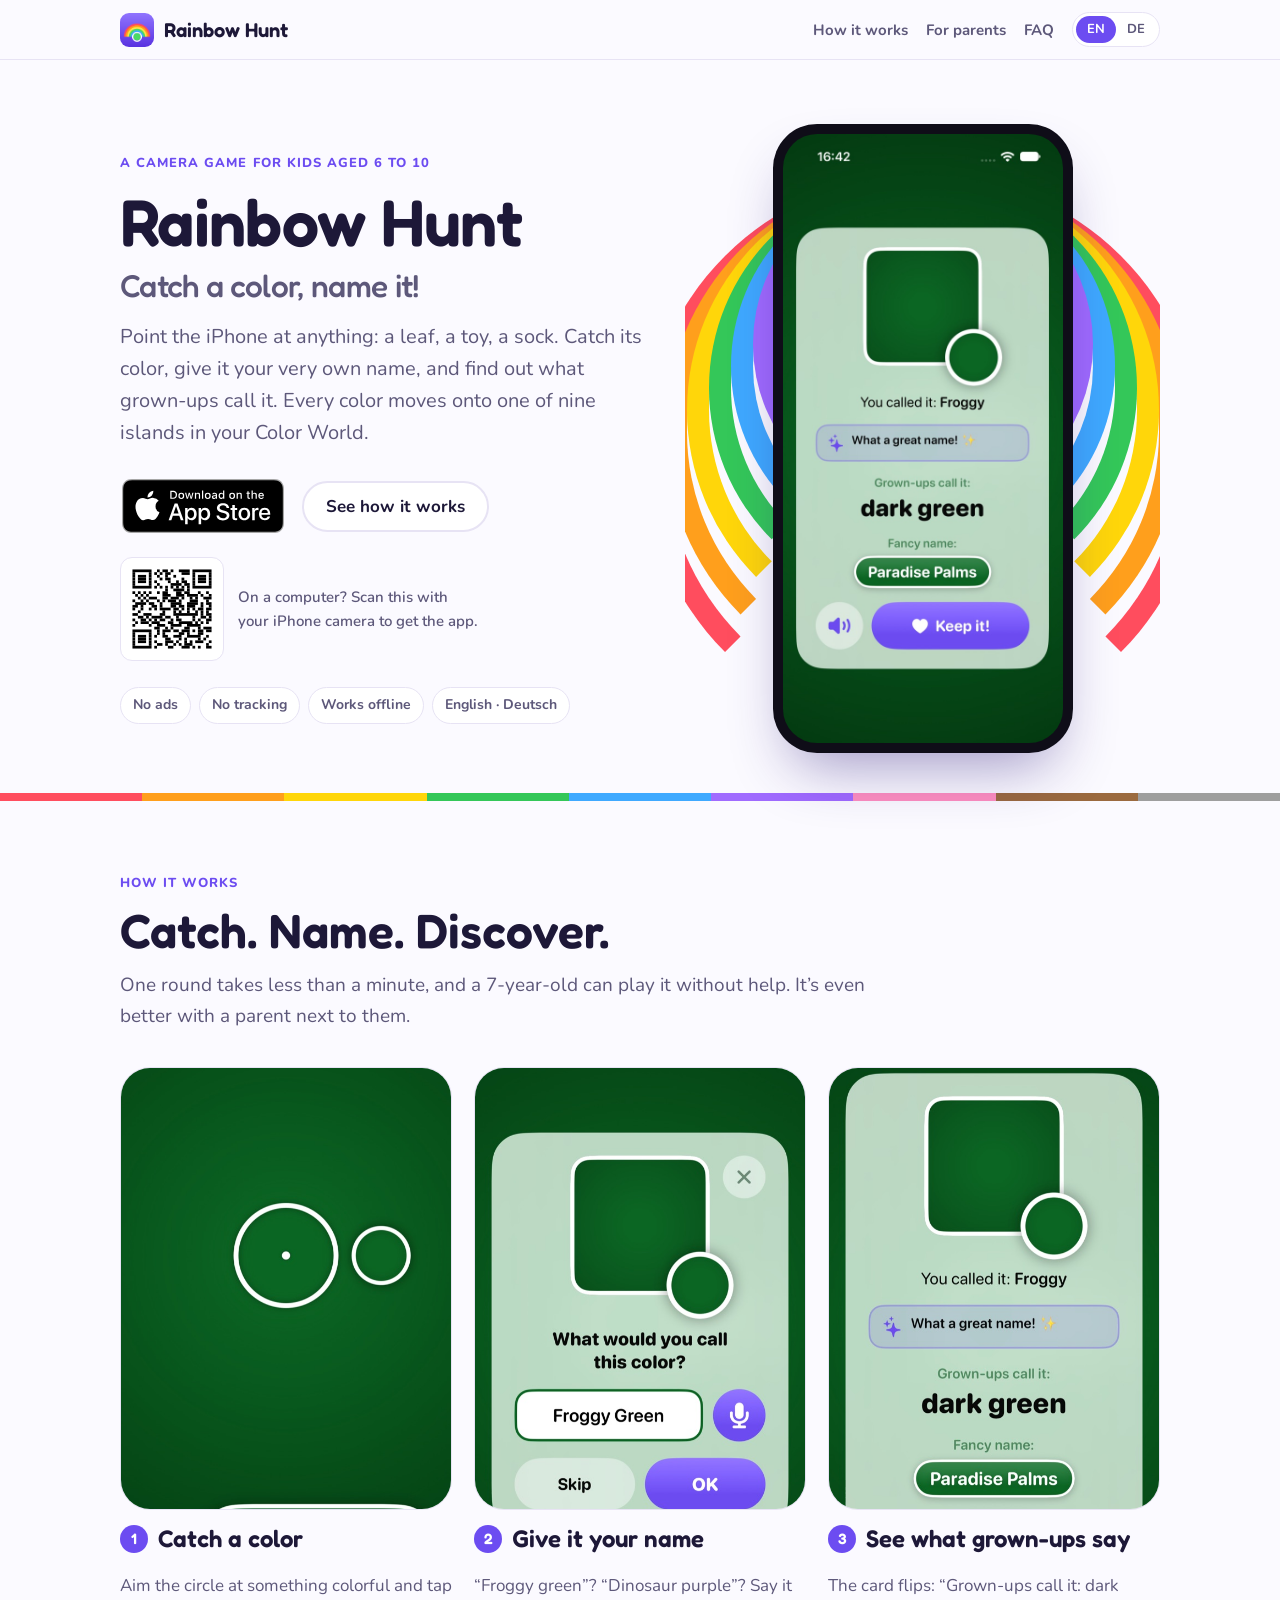
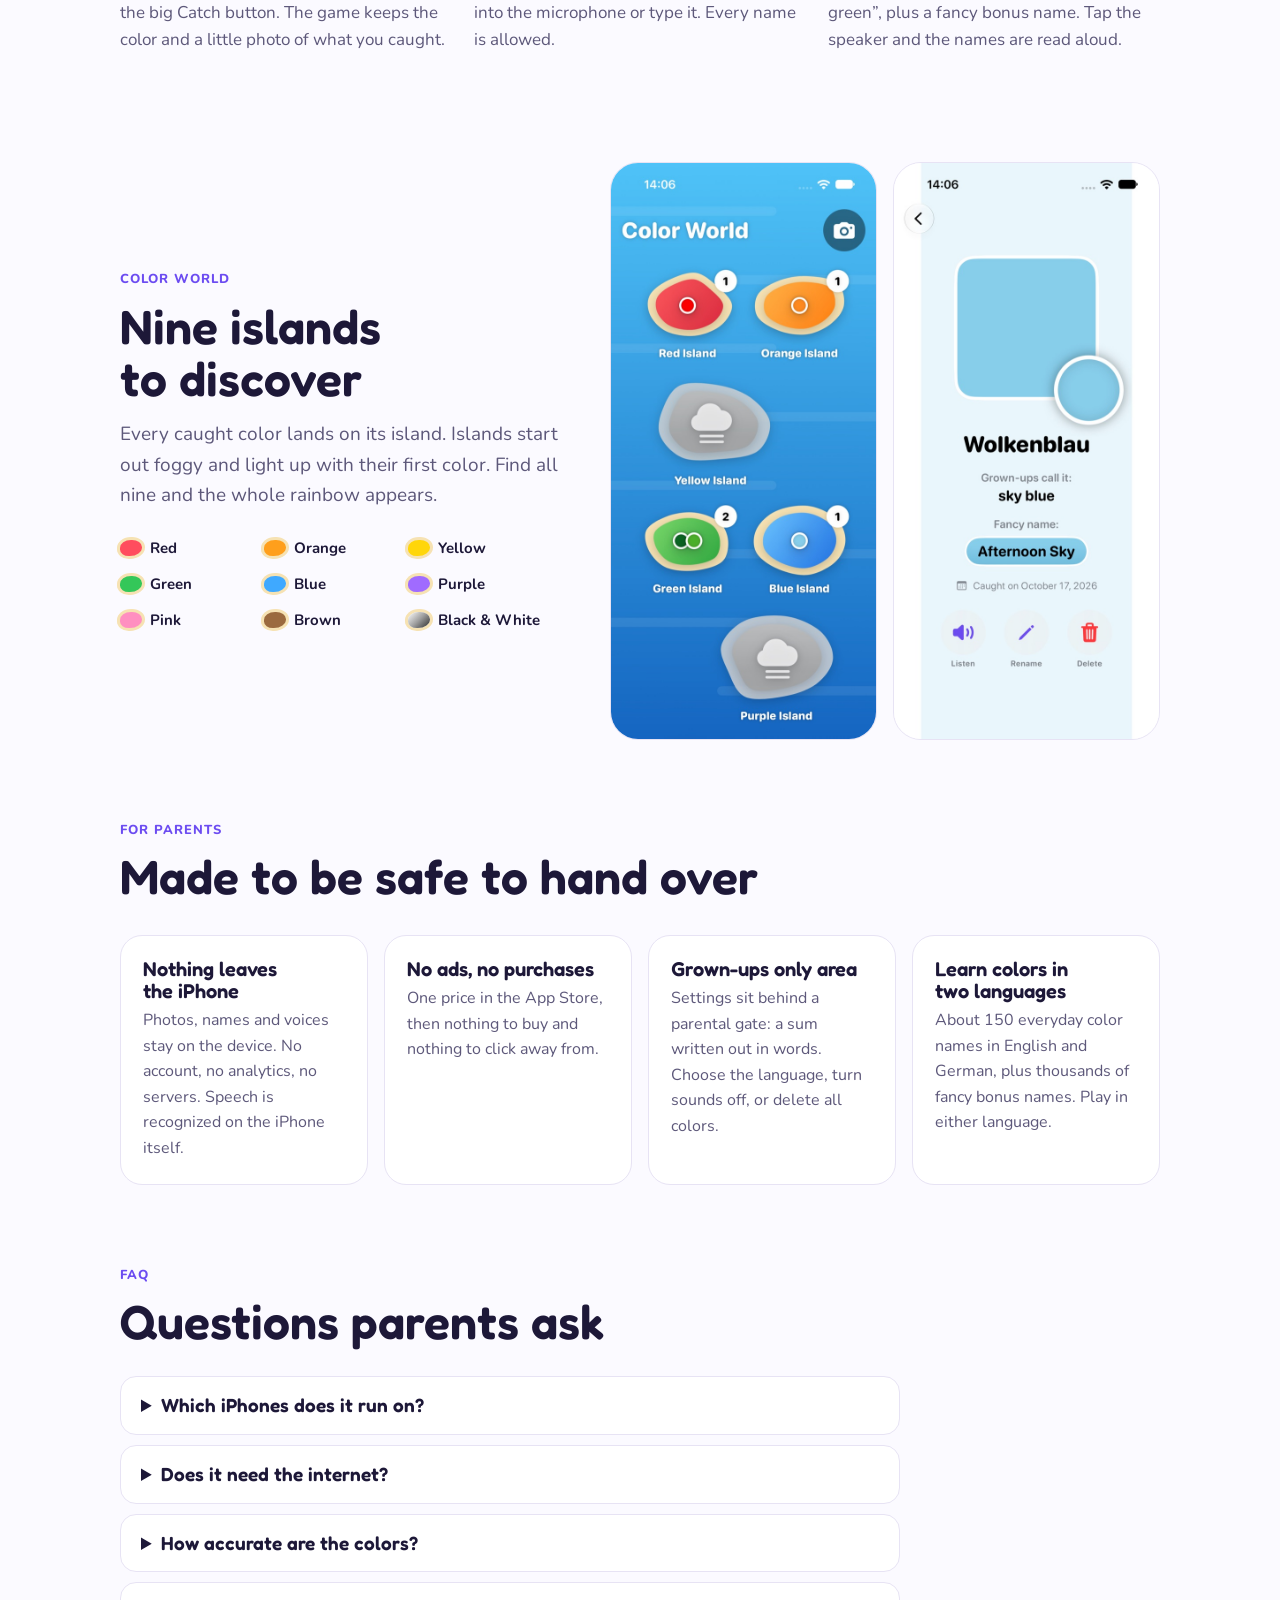
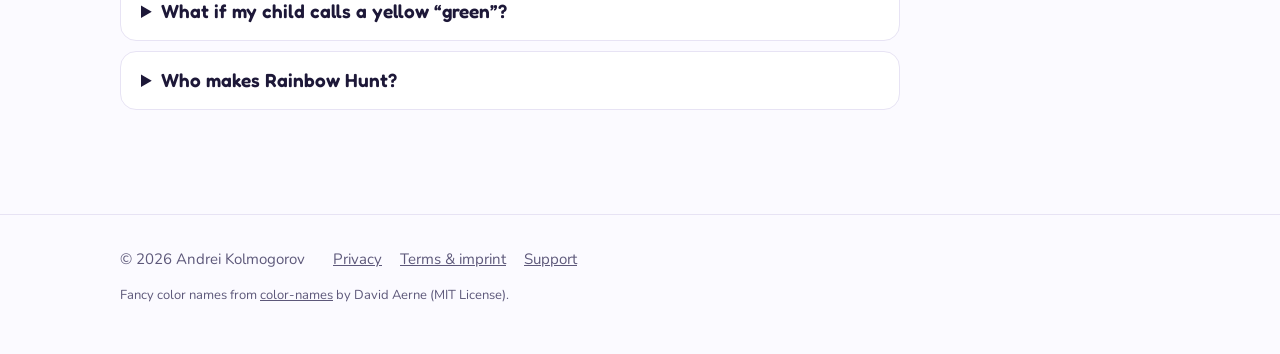
<file: index.html>
<!doctype html>
<html lang="en">
<head>
<meta charset="utf-8">
<meta name="viewport" content="width=device-width,initial-scale=1,viewport-fit=cover">
<title>Rainbow Hunt — Catch a color, name it!</title>
<meta name="title-en" content="Rainbow Hunt — Catch a color, name it!">
<meta name="title-de" content="Regenbogenjagd — Fang Farben, gib Namen!">
<meta name="description" content="A camera game for kids aged 6 to 10: catch colors in the real world, give them your own names, and discover what grown-ups call them. No ads, no tracking, works offline.">
<meta property="og:title" content="Rainbow Hunt — Catch a color, name it!">
<meta property="og:description" content="A camera game for kids: catch colors, name them, and fill nine islands in your own Color World.">
<meta property="og:image" content="https://rainbowhunt.app/assets/icon-512.png">
<meta property="og:url" content="https://rainbowhunt.app/">
<meta name="apple-itunes-app" content="app-id=6824181425">
<link rel="icon" href="assets/icon-180.png">
<link rel="apple-touch-icon" href="assets/icon-180.png">
<link rel="preconnect" href="https://fonts.googleapis.com">
<link rel="preconnect" href="https://fonts.gstatic.com" crossorigin>
<link rel="stylesheet" href="https://fonts.googleapis.com/css2?family=Fredoka:wght@500;600;700&family=Nunito:wght@400;600;700;800&display=swap">
<link rel="stylesheet" href="assets/site.css">
<script src="assets/lang.js"></script>
<style>
  /* Hero: headline on the left, the reveal screen inside rainbow arcs on the right. */
  .hero .wrap { display: grid; grid-template-columns: minmax(0, 1.05fr) minmax(0, .95fr); gap: 40px; align-items: center;
    padding-block: 64px 40px; }
  .kicker { font-weight: 800; letter-spacing: .08em; text-transform: uppercase; font-size: 13px; color: var(--accent); }
  .hero h1 { font-size: clamp(40px, 5.6vw, 66px); margin: 12px 0 18px; letter-spacing: -.01em; }
  .hero h1 span { display: block; }
  .hero h1 .tag { font-size: .48em; color: var(--muted); font-weight: 500; margin-top: 10px; }
  .hero p.sub { font-size: 20px; color: var(--muted); max-width: 34em; margin: 0 0 28px; }
  .ctas { display: flex; flex-wrap: wrap; gap: 16px; align-items: center; }
  /* Apple's official badge (assets/app-store-badge-*.svg), with the clear space Apple asks for. */
  .store { display: inline-block; padding: 2px; border-radius: 12px; }
  .store img { height: 54px; width: auto; }
  /* The QR code is for parents reading on a computer; phones get the badge (and Safari's banner). */
  .qr { display: flex; align-items: center; gap: 14px; margin: 22px 0 0; color: var(--muted); font-size: 15px; font-weight: 600; }
  .qr img { width: 104px; height: 104px; padding: 6px; background: #fff; border-radius: 12px; border: 1px solid var(--line); }
  @media (max-width: 860px), (pointer: coarse) { .qr { display: none; } }
  .badges { display: flex; flex-wrap: wrap; gap: 8px; margin-top: 26px; }
  .badge { font-size: 14px; font-weight: 700; padding: 6px 12px; border-radius: 999px; background: var(--surface);
    border: 1px solid var(--line); color: var(--muted); }

  .stage { position: relative; display: grid; place-items: center; min-height: 520px; }
  .arcs { position: absolute; inset: 0; display: grid; place-items: center; overflow: hidden; }
  .arcs i { position: absolute; border-radius: 50%; border-style: solid; border-color: transparent;
    width: var(--d); height: var(--d); border-width: 22px; border-top-color: var(--c); border-left-color: var(--c);
    border-right-color: var(--c); transform: rotate(0deg); top: 8%; }
  .phone { position: relative; width: min(300px, 72%); border-radius: 44px; padding: 10px; background: #0f0d18;
    box-shadow: 0 30px 60px -20px rgb(40 20 120 / .45); }
  .phone img { border-radius: 34px; width: 100%; aspect-ratio: 1206 / 2622; object-fit: cover; }

  section.block { padding-block: 72px 8px; }
  .eyebrow { font-weight: 800; letter-spacing: .08em; text-transform: uppercase; font-size: 13px; color: var(--accent); }
  .block h2 { font-size: clamp(32px, 4.6vw, 48px); margin: 10px 0 14px; }
  .block p.intro { font-size: 19px; color: var(--muted); max-width: 40em; margin: 0; }

  .steps { display: grid; grid-template-columns: repeat(3, minmax(0, 1fr)); gap: 22px; margin-top: 36px; }
  .step { display: grid; gap: 16px; align-content: start; }
  .step .shot { border-radius: 30px; overflow: hidden; border: 1px solid var(--line); background: var(--surface);
    aspect-ratio: 3 / 4; }
  .step .shot img { width: 100%; height: 100%; object-fit: cover; object-position: center 38%; }
  .step h3 { font-size: 24px; display: flex; align-items: baseline; gap: 10px; }
  .step h3 .n { font-size: 15px; color: var(--accent-ink); background: var(--accent); width: 28px; height: 28px;
    border-radius: 50%; display: inline-grid; place-items: center; flex: none; transform: translateY(-3px); }
  .step p { margin: 0; color: var(--muted); }

  .world { display: grid; grid-template-columns: minmax(0, .9fr) minmax(0, 1.1fr); gap: 40px; align-items: center; margin-top: 28px; }
  .islands { display: grid; grid-template-columns: repeat(3, minmax(0, 1fr)); gap: 12px; margin-top: 26px; max-width: 420px; }
  .islands span { display: flex; align-items: center; gap: 8px; font-weight: 700; font-size: 15px; }
  .islands i { width: 22px; height: 16px; border-radius: 50% 45% 55% 40%; background: var(--c); flex: none;
    box-shadow: 0 0 0 3px #f6e2b3; }
  .duo { display: grid; grid-template-columns: 1fr 1fr; gap: 16px; }
  .duo img { border-radius: 28px; border: 1px solid var(--line); }

  .parents { display: grid; grid-template-columns: repeat(auto-fit, minmax(230px, 1fr)); gap: 16px; margin-top: 32px; }
  .card { background: var(--surface); border: 1px solid var(--line); border-radius: var(--radius); padding: 22px; }
  .card h3 { font-size: 20px; margin-bottom: 6px; }
  .card p { margin: 0; color: var(--muted); font-size: 16px; }

  .faq { margin-top: 28px; display: grid; gap: 10px; max-width: 780px; }
  .faq details { background: var(--surface); border: 1px solid var(--line); border-radius: 16px; padding: 16px 20px; }
  .faq summary { cursor: pointer; font: 600 19px/1.3 var(--display); }
  .faq p { margin: 10px 0 0; color: var(--muted); }

  @media (max-width: 860px) {
    .hero .wrap, .world { grid-template-columns: 1fr; }
    .stage { min-height: 440px; }
    .steps { grid-template-columns: 1fr; }
    .step .shot { aspect-ratio: 4 / 3; }
  }
</style>
</head>
<body>

<header class="top">
  <div class="wrap">
    <a class="brand" href="./"><img src="assets/icon-180.png" alt=""><span data-lang="en">Rainbow Hunt</span><span data-lang="de">Regenbogenjagd</span></a>
    <nav>
      <a class="hide-sm" href="#how"><span data-lang="en">How it works</span><span data-lang="de">So geht’s</span></a>
      <a class="hide-sm" href="#parents"><span data-lang="en">For parents</span><span data-lang="de">Für Eltern</span></a>
      <a class="hide-sm" href="#faq">FAQ</a>
      <span class="langs" role="group" aria-label="Language / Sprache">
        <button type="button" data-set-lang="en">EN</button><button type="button" data-set-lang="de">DE</button>
      </span>
    </nav>
  </div>
</header>

<main>
  <section class="hero">
    <div class="wrap">
      <div>
        <div class="kicker"><span data-lang="en">A camera game for kids aged 6 to 10</span><span data-lang="de">Ein Kamera-Spiel für Kinder von 6 bis 10</span></div>
        <h1>
          <span data-lang="en">Rainbow Hunt</span><span data-lang="de">Regenbogenjagd</span>
          <span class="tag" data-lang="en">Catch a color, name it!</span><span class="tag" data-lang="de">Fang Farben, gib Namen!</span>
        </h1>
        <p class="sub" data-lang="en">Point the iPhone at anything: a leaf, a toy, a sock. Catch its color, give it your very own name, and find out what grown-ups call it. Every color moves onto one of nine islands in your Color World.</p>
        <p class="sub" data-lang="de">Richte das iPhone auf irgendetwas: ein Blatt, ein Spielzeug, eine Socke. Fang die Farbe ein, gib ihr deinen eigenen Namen und finde heraus, wie Erwachsene sie nennen. Jede Farbe zieht auf eine von neun Inseln in deiner Farbwelt.</p>
        <div class="ctas">
          <a class="store" href="https://apps.apple.com/app/id6824181425">
            <img data-lang="en" src="assets/app-store-badge-en.svg" width="162" height="54" alt="Download on the App Store">
            <img data-lang="de" src="assets/app-store-badge-de.svg" width="162" height="54" alt="Laden im App Store">
          </a>
          <a class="btn btn-ghost" href="#how"><span data-lang="en">See how it works</span><span data-lang="de">So funktioniert’s</span></a>
        </div>
        <figure class="qr">
          <img src="assets/app-store-qr.svg" alt="" width="104" height="104">
          <figcaption><span data-lang="en">On a computer? Scan this with<br>your iPhone camera to get the app.</span><span data-lang="de">Am Computer? Scanne den Code mit<br>der iPhone-Kamera, um die App zu laden.</span></figcaption>
        </figure>
        <div class="badges">
          <span class="badge"><span data-lang="en">No ads</span><span data-lang="de">Keine Werbung</span></span>
          <span class="badge"><span data-lang="en">No tracking</span><span data-lang="de">Kein Tracking</span></span>
          <span class="badge"><span data-lang="en">Works offline</span><span data-lang="de">Funktioniert offline</span></span>
          <span class="badge">English · Deutsch</span>
        </div>
      </div>
      <div class="stage" aria-hidden="true">
        <div class="arcs">
          <i style="--d: 560px; --c: var(--red)"></i>
          <i style="--d: 516px; --c: var(--orange)"></i>
          <i style="--d: 472px; --c: var(--yellow)"></i>
          <i style="--d: 428px; --c: var(--green)"></i>
          <i style="--d: 384px; --c: var(--blue)"></i>
          <i style="--d: 340px; --c: var(--purple)"></i>
        </div>
        <div class="phone">
          <img data-lang="en" src="assets/screens/reveal-en.jpg" alt="">
          <img data-lang="de" src="assets/screens/reveal-de.jpg" alt="">
        </div>
      </div>
    </div>
  </section>

  <div class="bands" aria-hidden="true"><i></i><i></i><i></i><i></i><i></i><i></i><i></i><i></i><i></i></div>

  <section class="block" id="how">
    <div class="wrap">
      <div class="eyebrow"><span data-lang="en">How it works</span><span data-lang="de">So geht’s</span></div>
      <h2><span data-lang="en">Catch. Name. Discover.</span><span data-lang="de">Fangen. Benennen. Entdecken.</span></h2>
      <p class="intro" data-lang="en">One round takes less than a minute, and a 7-year-old can play it without help. It’s even better with a parent next to them.</p>
      <p class="intro" data-lang="de">Eine Runde dauert weniger als eine Minute, und ein 7-jähriges Kind schafft sie allein. Mit Mama oder Papa daneben macht es noch mehr Spaß.</p>
      <div class="steps">
        <article class="step">
          <div class="shot"><img src="assets/screens/catch.jpg" alt="" loading="lazy" style="object-position: center 62%"></div>
          <h3><span class="n">1</span><span data-lang="en">Catch a color</span><span data-lang="de">Farbe fangen</span></h3>
          <p data-lang="en">Aim the circle at something colorful and tap the big Catch button. The game keeps the color and a little photo of what you caught.</p>
          <p data-lang="de">Ziel mit dem Kreis auf etwas Buntes und tipp auf den großen Fangen-Knopf. Das Spiel merkt sich die Farbe und ein kleines Foto davon.</p>
        </article>
        <article class="step">
          <div class="shot">
            <img data-lang="en" src="assets/screens/naming-en.jpg" alt="" loading="lazy">
            <img data-lang="de" src="assets/screens/naming-de.jpg" alt="" loading="lazy">
          </div>
          <h3><span class="n">2</span><span data-lang="en">Give it your name</span><span data-lang="de">Einen Namen geben</span></h3>
          <p data-lang="en">“Froggy green”? “Dinosaur purple”? Say it into the microphone or type it. Every name is allowed.</p>
          <p data-lang="de">„Froschgrün“? „Dino-Lila“? Sag den Namen ins Mikrofon oder tipp ihn ein. Jeder Name ist erlaubt.</p>
        </article>
        <article class="step">
          <div class="shot">
            <img data-lang="en" src="assets/screens/reveal-en.jpg" alt="" loading="lazy">
            <img data-lang="de" src="assets/screens/reveal-de.jpg" alt="" loading="lazy">
          </div>
          <h3><span class="n">3</span><span data-lang="en">See what grown-ups say</span><span data-lang="de">Hören, was Erwachsene sagen</span></h3>
          <p data-lang="en">The card flips: “Grown-ups call it: dark green”, plus a fancy bonus name. Tap the speaker and the names are read aloud.</p>
          <p data-lang="de">Die Karte dreht sich: „Erwachsene sagen dazu: Dunkelgrün“, dazu ein schicker Bonus-Name. Tipp auf den Lautsprecher, und die Namen werden vorgelesen.</p>
        </article>
      </div>
    </div>
  </section>

  <section class="block" id="world">
    <div class="wrap world">
      <div>
        <div class="eyebrow"><span data-lang="en">Color World</span><span data-lang="de">Farbwelt</span></div>
        <h2><span data-lang="en">Nine islands to discover</span><span data-lang="de">Neun Inseln zum Entdecken</span></h2>
        <p class="intro" data-lang="en">Every caught color lands on its island. Islands start out foggy and light up with their first color. Find all nine and the whole rainbow appears.</p>
        <p class="intro" data-lang="de">Jede gefangene Farbe landet auf ihrer Insel. Die Inseln sind erst neblig und leuchten mit ihrer ersten Farbe auf. Wer alle neun findet, bekommt den ganzen Regenbogen.</p>
        <div class="islands">
          <span><i style="--c: var(--red)"></i><span data-lang="en">Red</span><span data-lang="de">Rot</span></span>
          <span><i style="--c: var(--orange)"></i>Orange</span>
          <span><i style="--c: var(--yellow)"></i><span data-lang="en">Yellow</span><span data-lang="de">Gelb</span></span>
          <span><i style="--c: var(--green)"></i><span data-lang="en">Green</span><span data-lang="de">Grün</span></span>
          <span><i style="--c: var(--blue)"></i><span data-lang="en">Blue</span><span data-lang="de">Blau</span></span>
          <span><i style="--c: var(--purple)"></i><span data-lang="en">Purple</span><span data-lang="de">Lila</span></span>
          <span><i style="--c: var(--pink)"></i><span data-lang="en">Pink</span><span data-lang="de">Rosa</span></span>
          <span><i style="--c: var(--brown)"></i><span data-lang="en">Brown</span><span data-lang="de">Braun</span></span>
          <span><i style="--c: linear-gradient(135deg, #fff, #9e9e9e, #2b2b2b)"></i><span data-lang="en">Black &amp; White</span><span data-lang="de">Schwarz-Weiß</span></span>
        </div>
      </div>
      <div class="duo">
        <img src="assets/screens/map.jpg" alt="" loading="lazy">
        <img src="assets/screens/detail.jpg" alt="" loading="lazy">
      </div>
    </div>
  </section>

  <section class="block" id="parents">
    <div class="wrap">
      <div class="eyebrow"><span data-lang="en">For parents</span><span data-lang="de">Für Eltern</span></div>
      <h2><span data-lang="en">Made to be safe to hand over</span><span data-lang="de">Gemacht, um es ruhig aus der Hand zu geben</span></h2>
      <div class="parents">
        <div class="card">
          <h3><span data-lang="en">Nothing leaves the iPhone</span><span data-lang="de">Nichts verlässt das iPhone</span></h3>
          <p data-lang="en">Photos, names and voices stay on the device. No account, no analytics, no servers. Speech is recognized on the iPhone itself.</p>
          <p data-lang="de">Fotos, Namen und Stimmen bleiben auf dem Gerät. Kein Konto, keine Analyse, keine Server. Die Spracherkennung läuft direkt auf dem iPhone.</p>
        </div>
        <div class="card">
          <h3><span data-lang="en">No ads, no purchases</span><span data-lang="de">Keine Werbung, keine Käufe</span></h3>
          <p data-lang="en">One price in the App Store, then nothing to buy and nothing to click away from.</p>
          <p data-lang="de">Ein Preis im App Store, danach gibt es nichts mehr zu kaufen und nichts, was wegklickt.</p>
        </div>
        <div class="card">
          <h3><span data-lang="en">Grown-ups only area</span><span data-lang="de">Bereich nur für Erwachsene</span></h3>
          <p data-lang="en">Settings sit behind a parental gate: a sum written out in words. Choose the language, turn sounds off, or delete all colors.</p>
          <p data-lang="de">Die Einstellungen liegen hinter einer Eltern-Sperre: einer Rechenaufgabe in Worten. Dort wählst du die Sprache, schaltest Töne aus oder löschst alle Farben.</p>
        </div>
        <div class="card">
          <h3><span data-lang="en">Learn colors in two languages</span><span data-lang="de">Farben in zwei Sprachen</span></h3>
          <p data-lang="en">About 150 everyday color names in English and German, plus thousands of fancy bonus names. Play in either language.</p>
          <p data-lang="de">Rund 150 alltägliche Farbnamen auf Deutsch und Englisch, dazu Tausende schicke Bonus-Namen. Gespielt wird in beiden Sprachen.</p>
        </div>
      </div>
    </div>
  </section>

  <section class="block" id="faq">
    <div class="wrap">
      <div class="eyebrow">FAQ</div>
      <h2><span data-lang="en">Questions parents ask</span><span data-lang="de">Was Eltern fragen</span></h2>
      <div class="faq">
        <details>
          <summary><span data-lang="en">Which iPhones does it run on?</span><span data-lang="de">Auf welchen iPhones läuft es?</span></summary>
          <p data-lang="en">iPhones with iOS 18 or later. Saying names into the microphone usually works right away in the iPhone’s own language. For the other language, iOS 26 or later downloads Apple’s speech model once.</p>
          <p data-lang="de">Auf iPhones mit iOS 18 oder neuer. Namen ins Mikrofon sagen klappt meist sofort in der Sprache des iPhones. Für die andere Sprache lädt iOS 26 oder neuer einmalig Apples Sprachmodell.</p>
        </details>
        <details>
          <summary><span data-lang="en">Does it need the internet?</span><span data-lang="de">Braucht es Internet?</span></summary>
          <p data-lang="en">No. The whole game works offline, in the car, the park or on holiday. The only download ever is Apple’s speech model described above.</p>
          <p data-lang="de">Nein. Das ganze Spiel funktioniert offline, im Auto, im Park oder im Urlaub. Der einzige Download überhaupt ist das oben beschriebene Sprachmodell von Apple.</p>
        </details>
        <details>
          <summary><span data-lang="en">How accurate are the colors?</span><span data-lang="de">Wie genau sind die Farben?</span></summary>
          <p data-lang="en">In daylight or a well-lit room, very good. Warm lamps make everything a bit more orange, just as they do for our eyes. When it’s too dark, the game says so and offers the torch.</p>
          <p data-lang="de">Bei Tageslicht oder in einem hellen Raum sehr gut. Warmes Lampenlicht macht alles etwas oranger, genau wie für unsere Augen. Ist es zu dunkel, sagt das Spiel Bescheid und bietet die Taschenlampe an.</p>
        </details>
        <details>
          <summary><span data-lang="en">What if my child calls a yellow “green”?</span><span data-lang="de">Was, wenn mein Kind Gelb „Grün“ nennt?</span></summary>
          <p data-lang="en">The name is kept, because it’s their color. The reveal gently says that this color lives on Yellow Island, so they learn something along the way.</p>
          <p data-lang="de">Der Name bleibt, denn es ist ihre Farbe. Die Auflösung sagt freundlich, dass diese Farbe auf der Gelben Insel wohnt, und so lernt das Kind nebenbei dazu.</p>
        </details>
        <details>
          <summary><span data-lang="en">Who makes Rainbow Hunt?</span><span data-lang="de">Wer macht Regenbogenjagd?</span></summary>
          <p data-lang="en">Andrei Kolmogorov, an independent developer in Austria. It started as a game to play with the family at home.</p>
          <p data-lang="de">Andrei Kolmogorov, ein unabhängiger Entwickler aus Österreich. Es begann als Spiel für die eigene Familie.</p>
        </details>
      </div>
    </div>
  </section>
</main>

<footer>
  <div class="wrap">
    <span>© 2026 Andrei Kolmogorov</span>
    <nav>
      <a href="privacy.html"><span data-lang="en">Privacy</span><span data-lang="de">Datenschutz</span></a>
      <a href="terms.html"><span data-lang="en">Terms &amp; imprint</span><span data-lang="de">Nutzungsbedingungen &amp; Impressum</span></a>
      <a href="support.html">Support</a>
    </nav>
    <span class="credit" data-lang="en">Fancy color names from <a href="https://github.com/meodai/color-names">color-names</a> by David Aerne (MIT License).</span>
    <span class="credit" data-lang="de">Schicke Farbnamen aus <a href="https://github.com/meodai/color-names">color-names</a> von David Aerne (MIT-Lizenz).</span>
  </div>
</footer>

<!-- Analytics: GoatCounter. Cookieless, stores no IP addresses, collects no personal data. -->
<script data-goatcounter="https://rainbowhunt.goatcounter.com/count"
        async src="//gc.zgo.at/count.js"></script>
<noscript><img src="https://rainbowhunt.goatcounter.com/count?p=noscript" alt="" width="1" height="1"></noscript>
</body>
</html>
</file>
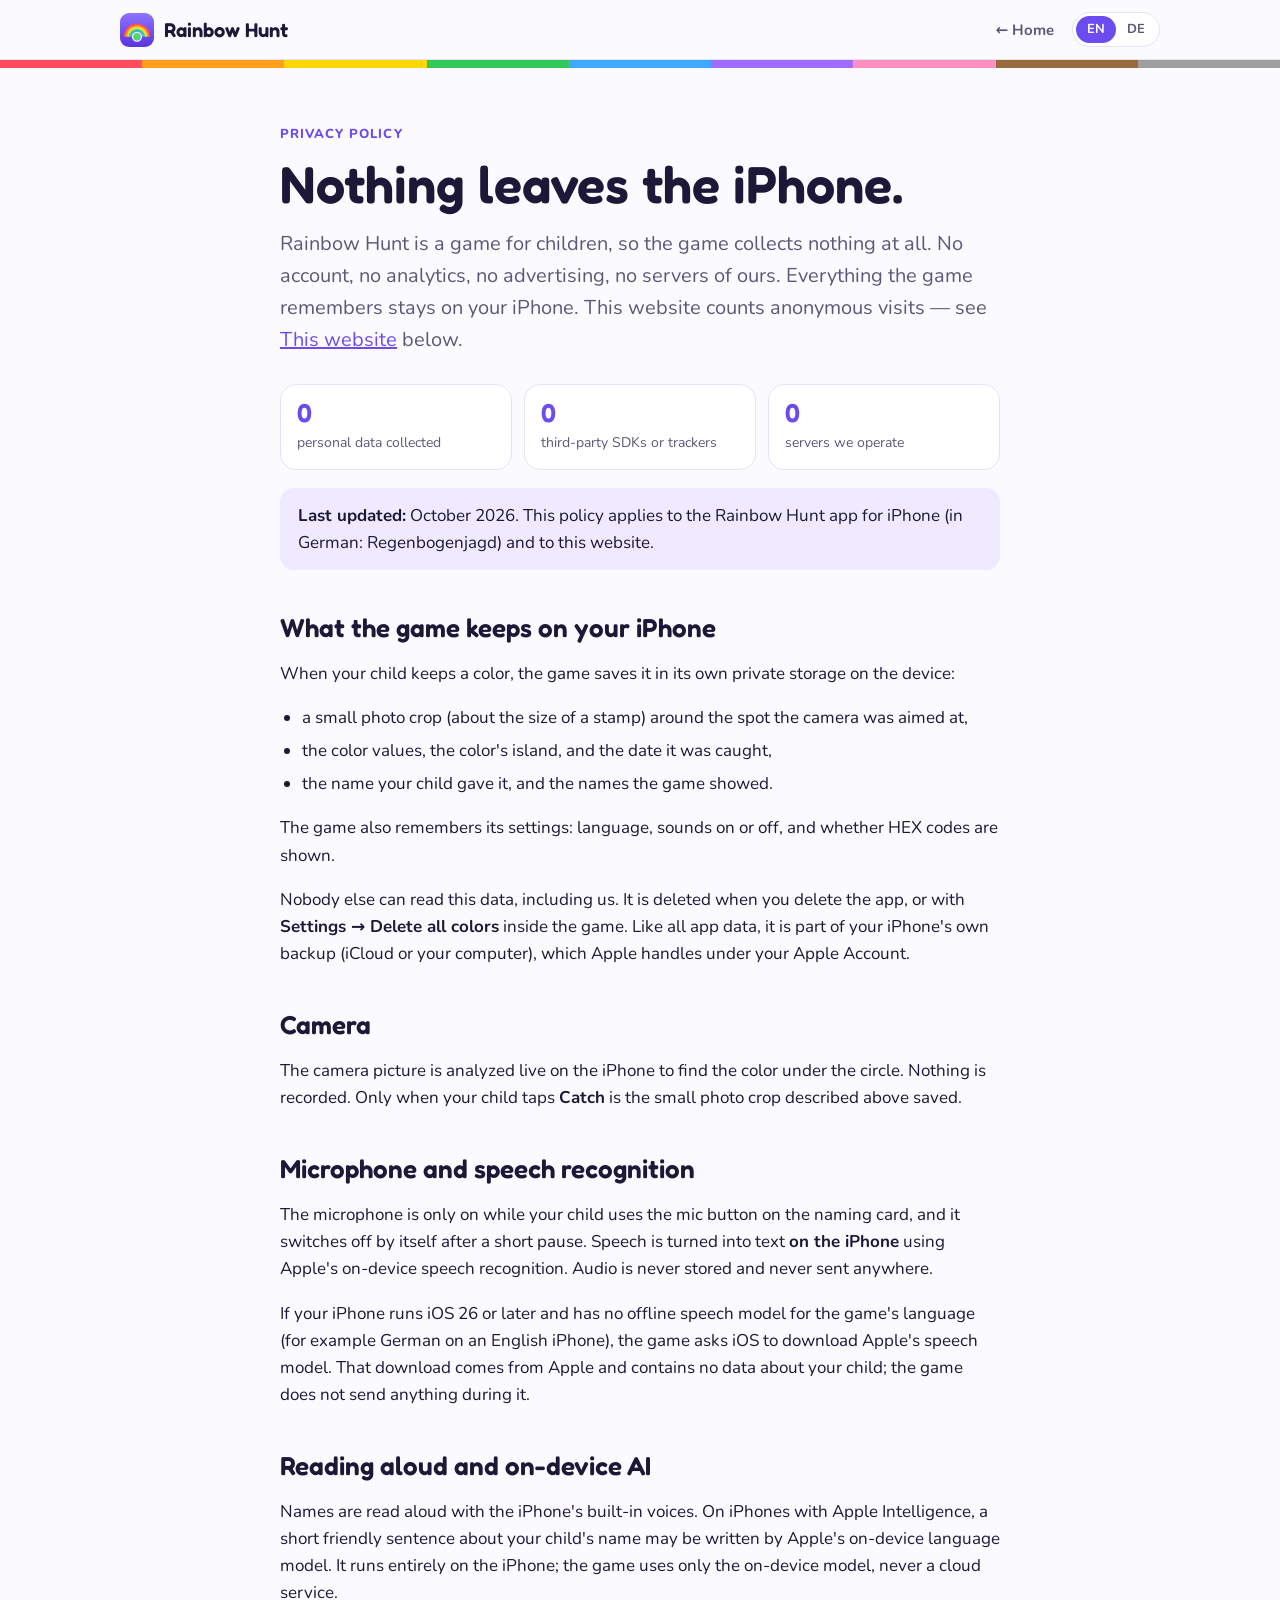
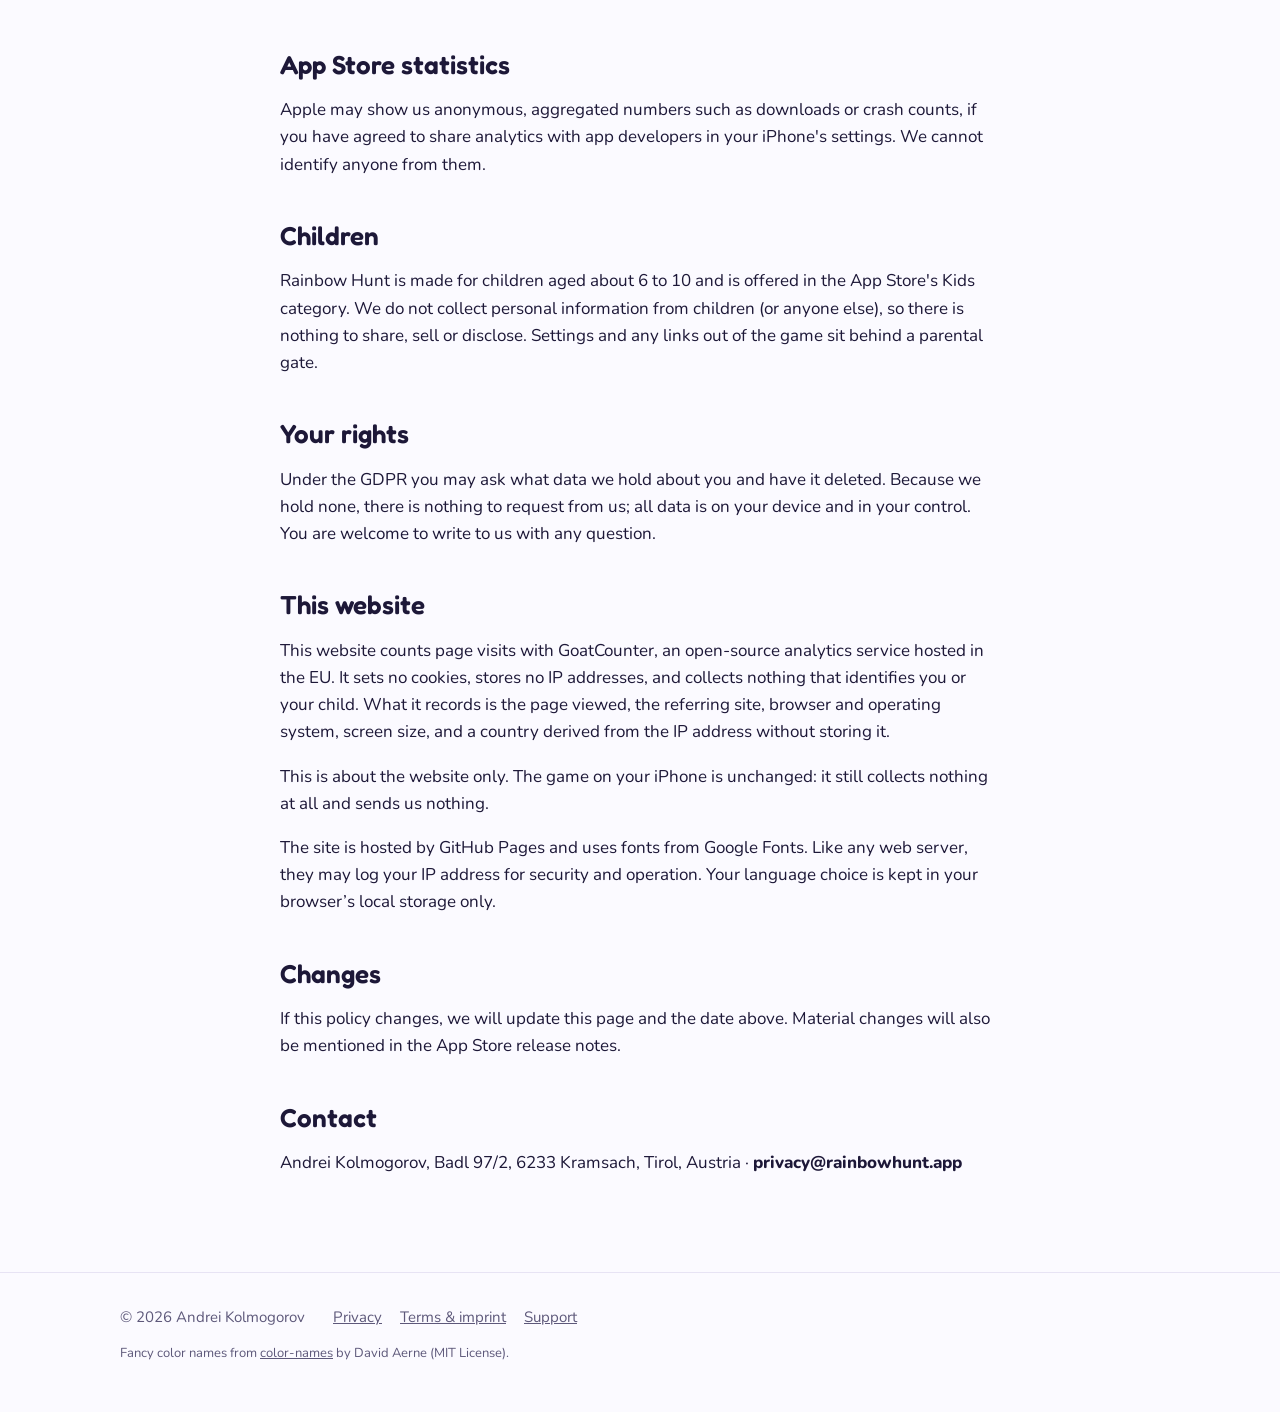
<file: privacy.html>
<!doctype html>
<html lang="en">
<head>
<meta charset="utf-8">
<meta name="viewport" content="width=device-width,initial-scale=1,viewport-fit=cover">
<title>Rainbow Hunt — Privacy</title>
<meta name="title-en" content="Rainbow Hunt — Privacy">
<meta name="title-de" content="Regenbogenjagd — Datenschutz">
<meta name="description" content="The Rainbow Hunt game collects no data: no account, no analytics, no ads. Everything stays on the iPhone.">
<link rel="icon" href="assets/icon-180.png">
<link rel="apple-touch-icon" href="assets/icon-180.png">
<link rel="preconnect" href="https://fonts.googleapis.com">
<link rel="preconnect" href="https://fonts.gstatic.com" crossorigin>
<link rel="stylesheet" href="https://fonts.googleapis.com/css2?family=Fredoka:wght@500;600;700&family=Nunito:wght@400;600;700;800&display=swap">
<link rel="stylesheet" href="assets/site.css">
<script src="assets/lang.js"></script>
</head>
<body>

<header class="top">
  <div class="wrap">
    <a class="brand" href="./"><img src="assets/icon-180.png" alt=""><span data-lang="en">Rainbow Hunt</span><span data-lang="de">Regenbogenjagd</span></a>
    <nav>
      <a href="./"><span data-lang="en">← Home</span><span data-lang="de">← Start</span></a>
      <span class="langs" role="group" aria-label="Language / Sprache">
        <button type="button" data-set-lang="en">EN</button><button type="button" data-set-lang="de">DE</button>
      </span>
    </nav>
  </div>
</header>
<div class="bands" aria-hidden="true"><i></i><i></i><i></i><i></i><i></i><i></i><i></i><i></i><i></i></div>

<main class="doc">

<div data-lang="en">
  <div class="eyebrow">Privacy policy</div>
  <h1>Nothing leaves the iPhone.</h1>
  <p class="lead">Rainbow Hunt is a game for children, so the game collects nothing at all. No account, no analytics, no advertising, no servers of ours. Everything the game remembers stays on your iPhone. This website counts anonymous visits — see <a href="#website">This website</a> below.</p>
  <div class="facts">
    <div class="fact"><b>0</b><span>personal data collected</span></div>
    <div class="fact"><b>0</b><span>third-party SDKs or trackers</span></div>
    <div class="fact"><b>0</b><span>servers we operate</span></div>
  </div>
  <p class="note"><b>Last updated:</b> October 2026. This policy applies to the Rainbow Hunt app for iPhone (in German: Regenbogenjagd) and to this website.</p>

  <h2>What the game keeps on your iPhone</h2>
  <p>When your child keeps a color, the game saves it in its own private storage on the device:</p>
  <ul>
    <li>a small photo crop (about the size of a stamp) around the spot the camera was aimed at,</li>
    <li>the color values, the color's island, and the date it was caught,</li>
    <li>the name your child gave it, and the names the game showed.</li>
  </ul>
  <p>The game also remembers its settings: language, sounds on or off, and whether HEX codes are shown.</p>
  <p>Nobody else can read this data, including us. It is deleted when you delete the app, or with <b>Settings → Delete all colors</b> inside the game. Like all app data, it is part of your iPhone's own backup (iCloud or your computer), which Apple handles under your Apple Account.</p>

  <h2>Camera</h2>
  <p>The camera picture is analyzed live on the iPhone to find the color under the circle. Nothing is recorded. Only when your child taps <b>Catch</b> is the small photo crop described above saved.</p>

  <h2>Microphone and speech recognition</h2>
  <p>The microphone is only on while your child uses the mic button on the naming card, and it switches off by itself after a short pause. Speech is turned into text <b>on the iPhone</b> using Apple's on-device speech recognition. Audio is never stored and never sent anywhere.</p>
  <p>If your iPhone runs iOS 26 or later and has no offline speech model for the game's language (for example German on an English iPhone), the game asks iOS to download Apple's speech model. That download comes from Apple and contains no data about your child; the game does not send anything during it.</p>

  <h2>Reading aloud and on-device AI</h2>
  <p>Names are read aloud with the iPhone's built-in voices. On iPhones with Apple Intelligence, a short friendly sentence about your child's name may be written by Apple's on-device language model. It runs entirely on the iPhone; the game uses only the on-device model, never a cloud service.</p>

  <h2>App Store statistics</h2>
  <p>Apple may show us anonymous, aggregated numbers such as downloads or crash counts, if you have agreed to share analytics with app developers in your iPhone's settings. We cannot identify anyone from them.</p>

  <h2>Children</h2>
  <p>Rainbow Hunt is made for children aged about 6 to 10 and is offered in the App Store's Kids category. We do not collect personal information from children (or anyone else), so there is nothing to share, sell or disclose. Settings and any links out of the game sit behind a parental gate.</p>

  <h2>Your rights</h2>
  <p>Under the GDPR you may ask what data we hold about you and have it deleted. Because we hold none, there is nothing to request from us; all data is on your device and in your control. You are welcome to write to us with any question.</p>

  <h2 id="website">This website</h2>
  <p>This website counts page visits with GoatCounter, an open-source analytics service hosted in the EU. It sets no cookies, stores no IP addresses, and collects nothing that identifies you or your child. What it records is the page viewed, the referring site, browser and operating system, screen size, and a country derived from the IP address without storing it.</p>
  <p>This is about the website only. The game on your iPhone is unchanged: it still collects nothing at all and sends us nothing.</p>
  <p>The site is hosted by GitHub Pages and uses fonts from Google Fonts. Like any web server, they may log your IP address for security and operation. Your language choice is kept in your browser’s local storage only.</p>

  <h2>Changes</h2>
  <p>If this policy changes, we will update this page and the date above. Material changes will also be mentioned in the App Store release notes.</p>

  <h2>Contact</h2>
  <p>Andrei Kolmogorov, Badl 97/2, 6233 Kramsach, Tirol, Austria · <span class="mail">privacy@rainbowhunt.app</span></p>
</div>

<div data-lang="de">
  <div class="eyebrow">Datenschutzerklärung</div>
  <h1>Nichts verlässt das iPhone.</h1>
  <p class="lead">Regenbogenjagd ist ein Spiel für Kinder, darum sammelt das Spiel gar nichts. Kein Konto, keine Analyse, keine Werbung, keine eigenen Server. Alles, was sich das Spiel merkt, bleibt auf deinem iPhone. Diese Website zählt anonyme Besuche — siehe <a href="#website-de">Diese Website</a> weiter unten.</p>
  <div class="facts">
    <div class="fact"><b>0</b><span>personenbezogene Daten gesammelt</span></div>
    <div class="fact"><b>0</b><span>Fremd-SDKs oder Tracker</span></div>
    <div class="fact"><b>0</b><span>Server, die wir betreiben</span></div>
  </div>
  <p class="note"><b>Stand:</b> Oktober 2026. Diese Erklärung gilt für die App Regenbogenjagd für das iPhone (englisch: Rainbow Hunt) und für diese Website.</p>

  <h2>Was das Spiel auf deinem iPhone speichert</h2>
  <p>Wenn dein Kind eine Farbe behält, speichert das Spiel sie in seinem eigenen, geschützten Speicher auf dem Gerät:</p>
  <ul>
    <li>einen kleinen Fotoausschnitt (etwa so groß wie eine Briefmarke) rund um die Stelle, auf die die Kamera zeigte,</li>
    <li>die Farbwerte, die Insel der Farbe und das Datum,</li>
    <li>den Namen, den dein Kind ihr gegeben hat, und die Namen, die das Spiel angezeigt hat.</li>
  </ul>
  <p>Außerdem merkt sich das Spiel seine Einstellungen: Sprache, Töne an oder aus, und ob HEX-Codes angezeigt werden.</p>
  <p>Niemand sonst kann diese Daten lesen, auch wir nicht. Sie werden gelöscht, wenn du die App löschst, oder im Spiel unter <b>Einstellungen → Alle Farben löschen</b>. Wie alle App-Daten sind sie Teil des eigenen Backups deines iPhones (iCloud oder Computer), das Apple über deinen Apple Account verwaltet.</p>

  <h2>Kamera</h2>
  <p>Das Kamerabild wird live auf dem iPhone ausgewertet, um die Farbe unter dem Kreis zu finden. Es wird nichts aufgezeichnet. Nur wenn dein Kind auf <b>Fangen!</b> tippt, wird der oben beschriebene kleine Fotoausschnitt gespeichert.</p>

  <h2>Mikrofon und Spracherkennung</h2>
  <p>Das Mikrofon ist nur eingeschaltet, solange dein Kind den Mikrofon-Knopf auf der Namenskarte benutzt, und schaltet sich nach einer kurzen Pause von selbst ab. Die Sprache wird <b>auf dem iPhone</b> mit Apples Spracherkennung in Text umgewandelt. Ton wird nie gespeichert und nie verschickt.</p>
  <p>Läuft auf deinem iPhone iOS 26 oder neuer und fehlt das Offline-Sprachmodell für die Spielsprache (zum Beispiel Deutsch auf einem englischen iPhone), bittet das Spiel iOS, Apples Sprachmodell zu laden. Dieser Download kommt von Apple und enthält keine Daten über dein Kind; das Spiel sendet dabei nichts.</p>

  <h2>Vorlesen und KI auf dem Gerät</h2>
  <p>Namen werden mit den eingebauten Stimmen des iPhones vorgelesen. Auf iPhones mit Apple Intelligence kann ein kurzer, freundlicher Satz zum Namen deines Kindes von Apples Sprachmodell auf dem Gerät geschrieben werden. Es läuft vollständig auf dem iPhone; das Spiel nutzt nur dieses Modell auf dem Gerät, nie einen Cloud-Dienst.</p>

  <h2>App-Store-Statistiken</h2>
  <p>Apple kann uns anonyme, zusammengefasste Zahlen wie Downloads oder Absturzzahlen zeigen, wenn du in den iPhone-Einstellungen zugestimmt hast, Analysedaten mit App-Entwicklern zu teilen. Daraus können wir niemanden erkennen.</p>

  <h2>Kinder</h2>
  <p>Regenbogenjagd ist für Kinder von etwa 6 bis 10 Jahren gemacht und wird in der Kinder-Kategorie des App Store angeboten. Wir erheben keine personenbezogenen Daten von Kindern (und auch von sonst niemandem), es gibt also nichts weiterzugeben oder zu verkaufen. Die Einstellungen und alle Links aus dem Spiel liegen hinter einer Eltern-Sperre.</p>

  <h2>Deine Rechte</h2>
  <p>Nach der DSGVO kannst du Auskunft über deine bei uns gespeicherten Daten verlangen und ihre Löschung beantragen. Da wir keine Daten speichern, gibt es bei uns nichts anzufragen; alle Daten liegen auf deinem Gerät und unter deiner Kontrolle. Für Fragen schreib uns gern.</p>

  <h2 id="website-de">Diese Website</h2>
  <p>Diese Website zählt Seitenaufrufe mit GoatCounter, einem quelloffenen, in der EU gehosteten Analysedienst. Er setzt keine Cookies, speichert keine IP-Adressen und erfasst nichts, womit man dich oder dein Kind identifizieren könnte. Erfasst werden die aufgerufene Seite, die verweisende Website, Browser und Betriebssystem, die Bildschirmgröße sowie ein aus der IP-Adresse abgeleitetes Land, ohne die IP zu speichern.</p>
  <p>Das betrifft nur die Website. Das Spiel auf deinem iPhone bleibt unverändert: Es sammelt weiterhin gar nichts und sendet uns nichts.</p>
  <p>Die Website wird von GitHub Pages bereitgestellt und nutzt Schriften von Google Fonts. Wie jeder Webserver können diese Dienste deine IP-Adresse aus Sicherheits- und Betriebsgründen protokollieren. Deine Sprachwahl wird nur im lokalen Speicher deines Browsers abgelegt.</p>

  <h2>Änderungen</h2>
  <p>Ändert sich diese Erklärung, aktualisieren wir diese Seite und das Datum oben. Wesentliche Änderungen erwähnen wir auch in den Versionshinweisen im App Store.</p>

  <h2>Kontakt</h2>
  <p>Andrei Kolmogorov, Badl 97/2, 6233 Kramsach, Tirol, Österreich · <span class="mail">privacy@rainbowhunt.app</span></p>
</div>
</main>

<footer>
  <div class="wrap">
    <span>© 2026 Andrei Kolmogorov</span>
    <nav>
      <a href="privacy.html"><span data-lang="en">Privacy</span><span data-lang="de">Datenschutz</span></a>
      <a href="terms.html"><span data-lang="en">Terms &amp; imprint</span><span data-lang="de">Nutzungsbedingungen &amp; Impressum</span></a>
      <a href="support.html">Support</a>
    </nav>
    <span class="credit" data-lang="en">Fancy color names from <a href="https://github.com/meodai/color-names">color-names</a> by David Aerne (MIT License).</span>
    <span class="credit" data-lang="de">Schicke Farbnamen aus <a href="https://github.com/meodai/color-names">color-names</a> von David Aerne (MIT-Lizenz).</span>
  </div>
</footer>

<!-- Analytics: GoatCounter. Cookieless, stores no IP addresses, collects no personal data. -->
<script data-goatcounter="https://rainbowhunt.goatcounter.com/count"
        async src="//gc.zgo.at/count.js"></script>
<noscript><img src="https://rainbowhunt.goatcounter.com/count?p=noscript" alt="" width="1" height="1"></noscript>
</body>
</html>
</file>
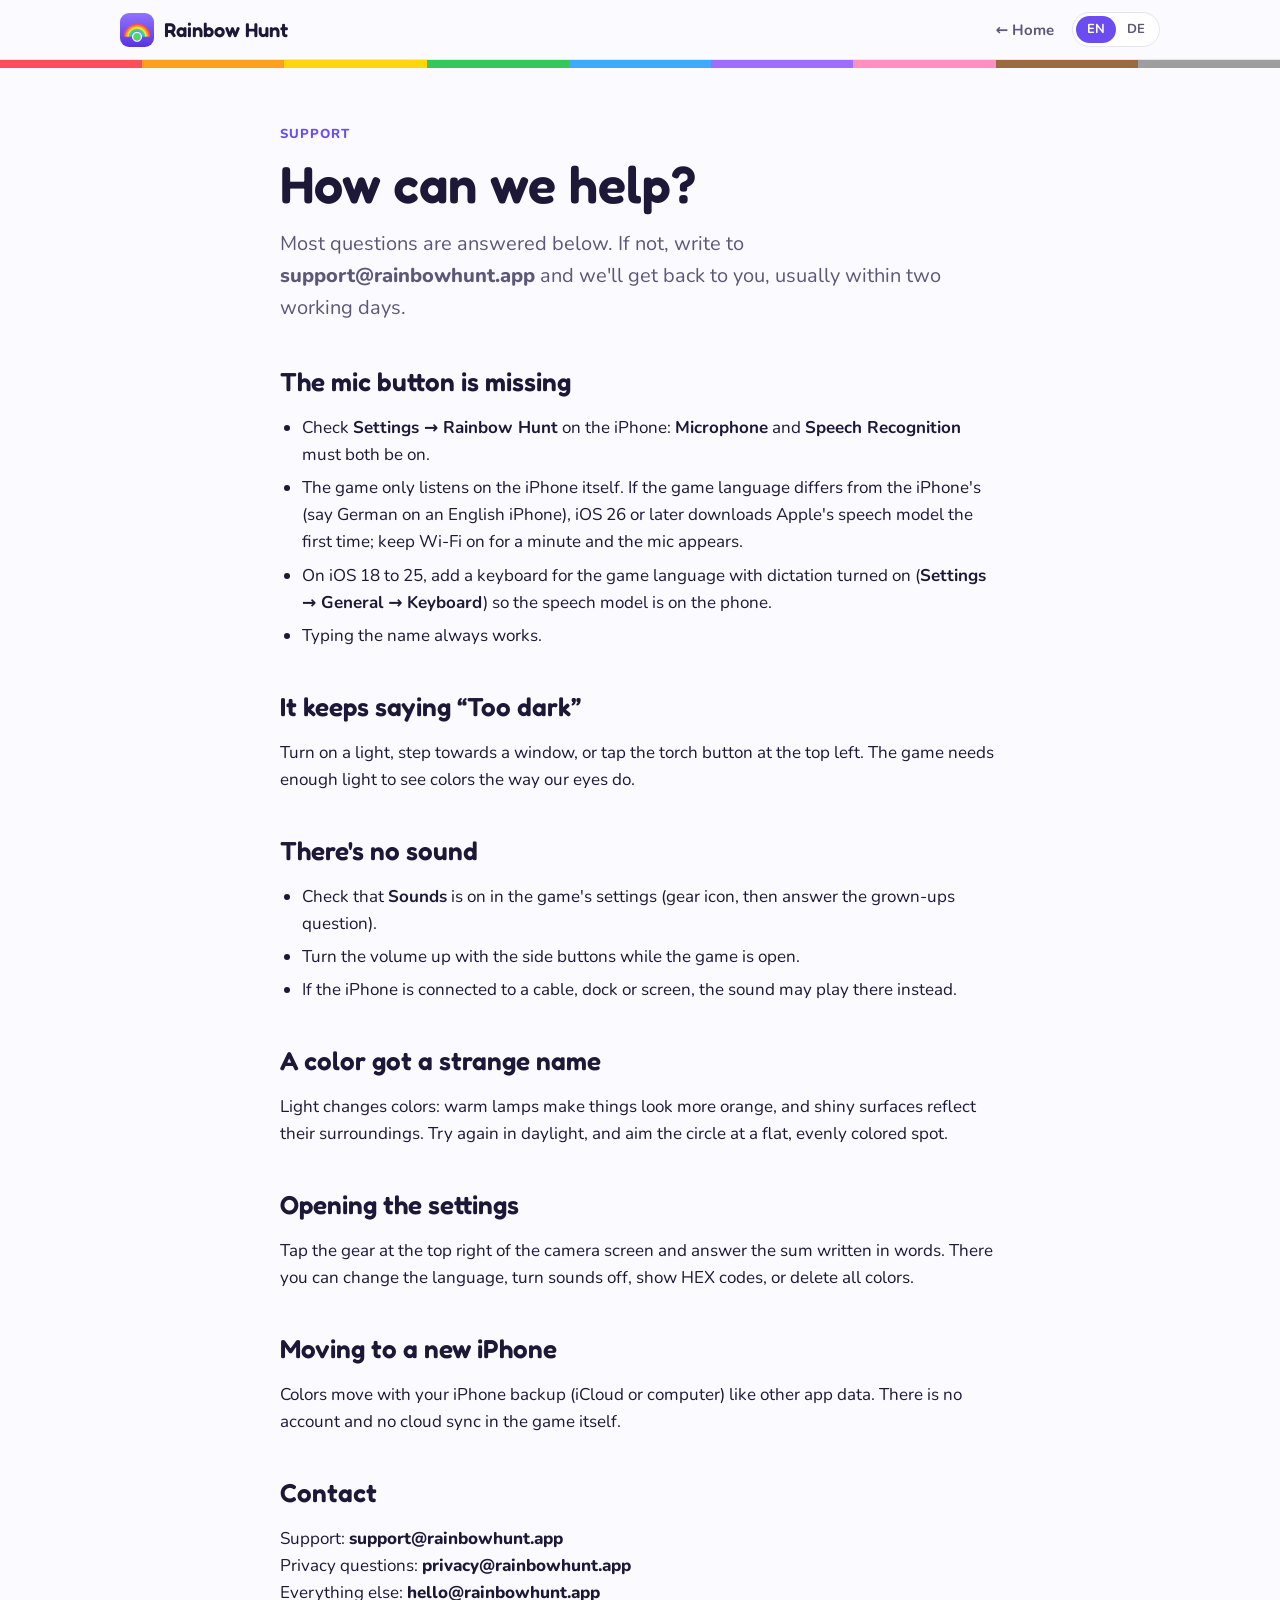
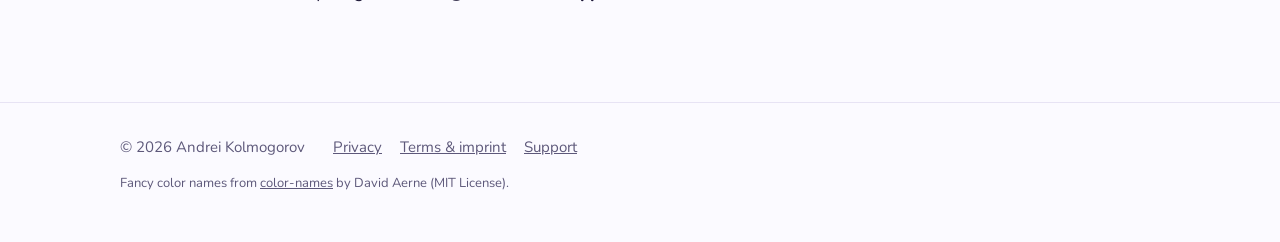
<file: support.html>
<!doctype html>
<html lang="en">
<head>
<meta charset="utf-8">
<meta name="viewport" content="width=device-width,initial-scale=1,viewport-fit=cover">
<title>Rainbow Hunt — Support</title>
<meta name="title-en" content="Rainbow Hunt — Support">
<meta name="title-de" content="Regenbogenjagd — Support">
<meta name="description" content="Help with Rainbow Hunt: microphone, light, sound and settings.">
<link rel="icon" href="assets/icon-180.png">
<link rel="apple-touch-icon" href="assets/icon-180.png">
<link rel="preconnect" href="https://fonts.googleapis.com">
<link rel="preconnect" href="https://fonts.gstatic.com" crossorigin>
<link rel="stylesheet" href="https://fonts.googleapis.com/css2?family=Fredoka:wght@500;600;700&family=Nunito:wght@400;600;700;800&display=swap">
<link rel="stylesheet" href="assets/site.css">
<script src="assets/lang.js"></script>
</head>
<body>

<header class="top">
  <div class="wrap">
    <a class="brand" href="./"><img src="assets/icon-180.png" alt=""><span data-lang="en">Rainbow Hunt</span><span data-lang="de">Regenbogenjagd</span></a>
    <nav>
      <a href="./"><span data-lang="en">← Home</span><span data-lang="de">← Start</span></a>
      <span class="langs" role="group" aria-label="Language / Sprache">
        <button type="button" data-set-lang="en">EN</button><button type="button" data-set-lang="de">DE</button>
      </span>
    </nav>
  </div>
</header>
<div class="bands" aria-hidden="true"><i></i><i></i><i></i><i></i><i></i><i></i><i></i><i></i><i></i></div>

<main class="doc">

<div data-lang="en">
  <div class="eyebrow">Support</div>
  <h1>How can we help?</h1>
  <p class="lead">Most questions are answered below. If not, write to <span class="mail">support@rainbowhunt.app</span> and we'll get back to you, usually within two working days.</p>

  <h2>The mic button is missing</h2>
  <ul>
    <li>Check <b>Settings → Rainbow Hunt</b> on the iPhone: <b>Microphone</b> and <b>Speech Recognition</b> must both be on.</li>
    <li>The game only listens on the iPhone itself. If the game language differs from the iPhone's (say German on an English iPhone), iOS 26 or later downloads Apple's speech model the first time; keep Wi-Fi on for a minute and the mic appears.</li>
    <li>On iOS 18 to 25, add a keyboard for the game language with dictation turned on (<b>Settings → General → Keyboard</b>) so the speech model is on the phone.</li>
    <li>Typing the name always works.</li>
  </ul>

  <h2>It keeps saying “Too dark”</h2>
  <p>Turn on a light, step towards a window, or tap the torch button at the top left. The game needs enough light to see colors the way our eyes do.</p>

  <h2>There's no sound</h2>
  <ul>
    <li>Check that <b>Sounds</b> is on in the game's settings (gear icon, then answer the grown-ups question).</li>
    <li>Turn the volume up with the side buttons while the game is open.</li>
    <li>If the iPhone is connected to a cable, dock or screen, the sound may play there instead.</li>
  </ul>

  <h2>A color got a strange name</h2>
  <p>Light changes colors: warm lamps make things look more orange, and shiny surfaces reflect their surroundings. Try again in daylight, and aim the circle at a flat, evenly colored spot.</p>

  <h2>Opening the settings</h2>
  <p>Tap the gear at the top right of the camera screen and answer the sum written in words. There you can change the language, turn sounds off, show HEX codes, or delete all colors.</p>

  <h2>Moving to a new iPhone</h2>
  <p>Colors move with your iPhone backup (iCloud or computer) like other app data. There is no account and no cloud sync in the game itself.</p>

  <h2>Contact</h2>
  <p>Support: <span class="mail">support@rainbowhunt.app</span><br>Privacy questions: <span class="mail">privacy@rainbowhunt.app</span><br>Everything else: <span class="mail">hello@rainbowhunt.app</span></p>
</div>

<div data-lang="de">
  <div class="eyebrow">Support</div>
  <h1>Wie können wir helfen?</h1>
  <p class="lead">Die meisten Fragen sind unten beantwortet. Wenn nicht, schreib an <span class="mail">support@rainbowhunt.app</span>. Wir melden uns meist innerhalb von zwei Werktagen.</p>

  <h2>Der Mikrofon-Knopf fehlt</h2>
  <ul>
    <li>Prüf am iPhone unter <b>Einstellungen → Regenbogenjagd</b>, ob <b>Mikrofon</b> und <b>Spracherkennung</b> beide eingeschaltet sind.</li>
    <li>Das Spiel hört nur auf dem iPhone selbst zu. Ist die Spielsprache eine andere als die des iPhones (etwa Deutsch auf einem englischen iPhone), lädt iOS 26 oder neuer beim ersten Mal Apples Sprachmodell; lass das WLAN eine Minute an, dann erscheint das Mikrofon.</li>
    <li>Unter iOS 18 bis 25 füg eine Tastatur für die Spielsprache mit eingeschaltetem Diktieren hinzu (<b>Einstellungen → Allgemein → Tastatur</b>), damit das Sprachmodell auf dem Gerät ist.</li>
    <li>Eintippen geht immer.</li>
  </ul>

  <h2>Es steht immer „Zu dunkel“</h2>
  <p>Mach Licht an, geh näher ans Fenster oder tipp oben links auf die Taschenlampe. Das Spiel braucht genug Licht, um Farben so zu sehen wie unsere Augen.</p>

  <h2>Es ist kein Ton zu hören</h2>
  <ul>
    <li>Prüf in den Einstellungen des Spiels (Zahnrad, dann die Erwachsenen-Frage beantworten), ob <b>Töne</b> eingeschaltet ist.</li>
    <li>Dreh bei geöffnetem Spiel mit den Seitentasten lauter.</li>
    <li>Hängt das iPhone an einem Kabel, Dock oder Bildschirm, kommt der Ton vielleicht dort heraus.</li>
  </ul>

  <h2>Eine Farbe hat einen seltsamen Namen</h2>
  <p>Licht verändert Farben: Warme Lampen lassen alles oranger wirken, glänzende Flächen spiegeln ihre Umgebung. Versuch es bei Tageslicht und ziel mit dem Kreis auf eine glatte, gleichmäßig gefärbte Stelle.</p>

  <h2>Die Einstellungen öffnen</h2>
  <p>Tipp oben rechts auf dem Kamerabild auf das Zahnrad und beantworte die Rechenaufgabe in Worten. Dort kannst du die Sprache ändern, Töne ausschalten, HEX-Codes anzeigen oder alle Farben löschen.</p>

  <h2>Umzug auf ein neues iPhone</h2>
  <p>Die Farben ziehen wie andere App-Daten mit dem iPhone-Backup (iCloud oder Computer) um. Im Spiel selbst gibt es kein Konto und keine Cloud-Synchronisierung.</p>

  <h2>Kontakt</h2>
  <p>Support: <span class="mail">support@rainbowhunt.app</span><br>Fragen zum Datenschutz: <span class="mail">privacy@rainbowhunt.app</span><br>Alles andere: <span class="mail">hello@rainbowhunt.app</span></p>
</div>
</main>

<footer>
  <div class="wrap">
    <span>© 2026 Andrei Kolmogorov</span>
    <nav>
      <a href="privacy.html"><span data-lang="en">Privacy</span><span data-lang="de">Datenschutz</span></a>
      <a href="terms.html"><span data-lang="en">Terms &amp; imprint</span><span data-lang="de">Nutzungsbedingungen &amp; Impressum</span></a>
      <a href="support.html">Support</a>
    </nav>
    <span class="credit" data-lang="en">Fancy color names from <a href="https://github.com/meodai/color-names">color-names</a> by David Aerne (MIT License).</span>
    <span class="credit" data-lang="de">Schicke Farbnamen aus <a href="https://github.com/meodai/color-names">color-names</a> von David Aerne (MIT-Lizenz).</span>
  </div>
</footer>

<!-- Analytics: GoatCounter. Cookieless, stores no IP addresses, collects no personal data. -->
<script data-goatcounter="https://rainbowhunt.goatcounter.com/count"
        async src="//gc.zgo.at/count.js"></script>
<noscript><img src="https://rainbowhunt.goatcounter.com/count?p=noscript" alt="" width="1" height="1"></noscript>
</body>
</html>
</file>
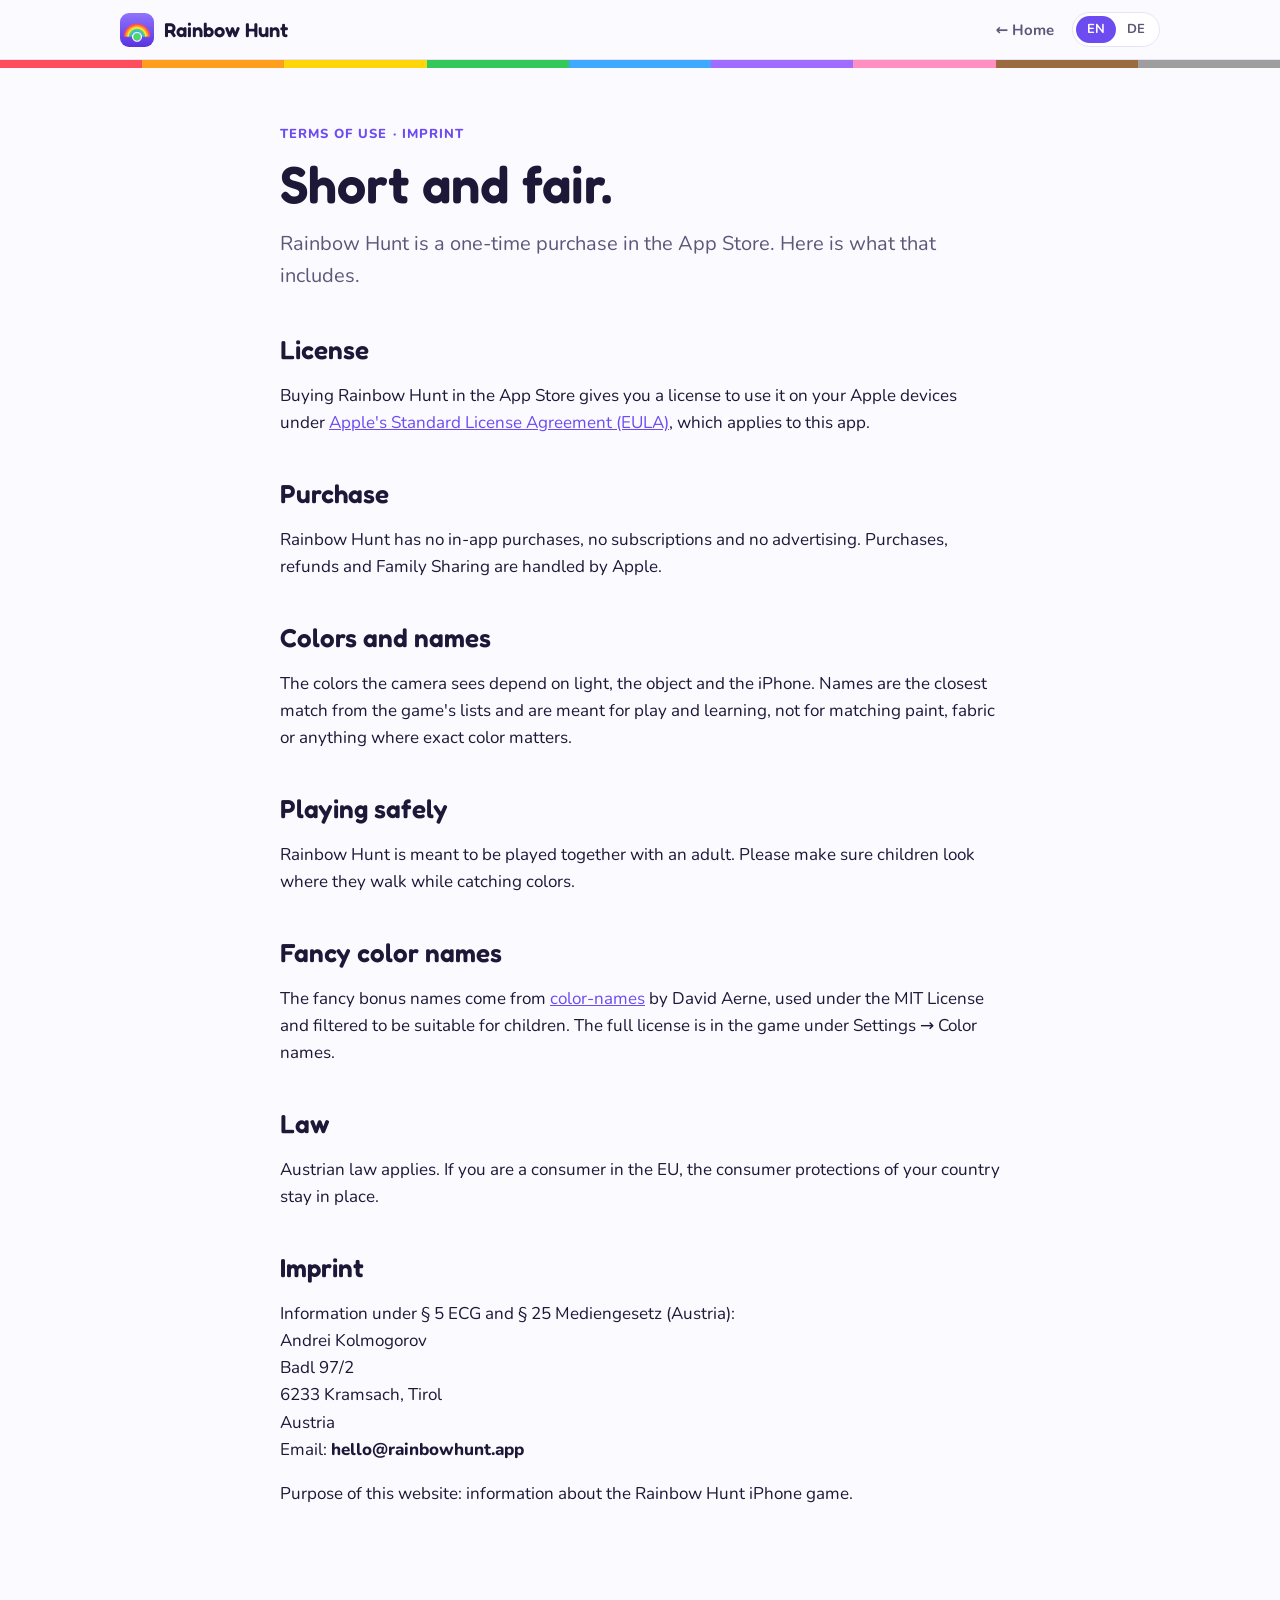
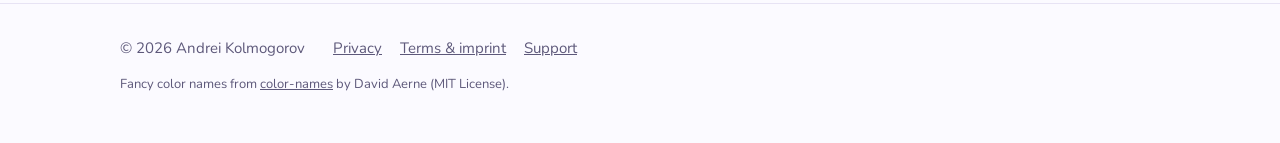
<file: terms.html>
<!doctype html>
<html lang="en">
<head>
<meta charset="utf-8">
<meta name="viewport" content="width=device-width,initial-scale=1,viewport-fit=cover">
<title>Rainbow Hunt — Terms & imprint</title>
<meta name="title-en" content="Rainbow Hunt — Terms & imprint">
<meta name="title-de" content="Regenbogenjagd — Nutzungsbedingungen & Impressum">
<meta name="description" content="Terms of use and imprint for Rainbow Hunt.">
<link rel="icon" href="assets/icon-180.png">
<link rel="apple-touch-icon" href="assets/icon-180.png">
<link rel="preconnect" href="https://fonts.googleapis.com">
<link rel="preconnect" href="https://fonts.gstatic.com" crossorigin>
<link rel="stylesheet" href="https://fonts.googleapis.com/css2?family=Fredoka:wght@500;600;700&family=Nunito:wght@400;600;700;800&display=swap">
<link rel="stylesheet" href="assets/site.css">
<script src="assets/lang.js"></script>
</head>
<body>

<header class="top">
  <div class="wrap">
    <a class="brand" href="./"><img src="assets/icon-180.png" alt=""><span data-lang="en">Rainbow Hunt</span><span data-lang="de">Regenbogenjagd</span></a>
    <nav>
      <a href="./"><span data-lang="en">← Home</span><span data-lang="de">← Start</span></a>
      <span class="langs" role="group" aria-label="Language / Sprache">
        <button type="button" data-set-lang="en">EN</button><button type="button" data-set-lang="de">DE</button>
      </span>
    </nav>
  </div>
</header>
<div class="bands" aria-hidden="true"><i></i><i></i><i></i><i></i><i></i><i></i><i></i><i></i><i></i></div>

<main class="doc">

<div data-lang="en">
  <div class="eyebrow">Terms of use · Imprint</div>
  <h1>Short and fair.</h1>
  <p class="lead">Rainbow Hunt is a one-time purchase in the App Store. Here is what that includes.</p>

  <h2>License</h2>
  <p>Buying Rainbow Hunt in the App Store gives you a license to use it on your Apple devices under <a href="https://www.apple.com/legal/internet-services/itunes/dev/stdeula/">Apple's Standard License Agreement (EULA)</a>, which applies to this app.</p>

  <h2>Purchase</h2>
  <p>Rainbow Hunt has no in-app purchases, no subscriptions and no advertising. Purchases, refunds and Family Sharing are handled by Apple.</p>

  <h2>Colors and names</h2>
  <p>The colors the camera sees depend on light, the object and the iPhone. Names are the closest match from the game's lists and are meant for play and learning, not for matching paint, fabric or anything where exact color matters.</p>

  <h2>Playing safely</h2>
  <p>Rainbow Hunt is meant to be played together with an adult. Please make sure children look where they walk while catching colors.</p>

  <h2>Fancy color names</h2>
  <p>The fancy bonus names come from <a href="https://github.com/meodai/color-names">color-names</a> by David Aerne, used under the MIT License and filtered to be suitable for children. The full license is in the game under Settings → Color names.</p>

  <h2>Law</h2>
  <p>Austrian law applies. If you are a consumer in the EU, the consumer protections of your country stay in place.</p>

  <h2 id="imprint">Imprint</h2>
  <p>Information under § 5 ECG and § 25 Mediengesetz (Austria):<br>
  Andrei Kolmogorov<br>
  Badl 97/2<br>
  6233 Kramsach, Tirol<br>
  Austria<br>
  Email: <span class="mail">hello@rainbowhunt.app</span></p>
  <p>Purpose of this website: information about the Rainbow Hunt iPhone game.</p>
</div>

<div data-lang="de">
  <div class="eyebrow">Nutzungsbedingungen · Impressum</div>
  <h1>Kurz und fair.</h1>
  <p class="lead">Regenbogenjagd ist ein Einmalkauf im App Store. Das ist darin enthalten.</p>

  <h2>Lizenz</h2>
  <p>Mit dem Kauf von Regenbogenjagd im App Store erhältst du eine Lizenz zur Nutzung auf deinen Apple-Geräten nach <a href="https://www.apple.com/legal/internet-services/itunes/dev/stdeula/">Apples Standard-Lizenzvertrag (EULA)</a>, der für diese App gilt.</p>

  <h2>Kauf</h2>
  <p>Regenbogenjagd hat keine In-App-Käufe, keine Abos und keine Werbung. Kauf, Erstattung und Familienfreigabe laufen über Apple.</p>

  <h2>Farben und Namen</h2>
  <p>Welche Farbe die Kamera sieht, hängt vom Licht, vom Gegenstand und vom iPhone ab. Die Namen sind die beste Übereinstimmung aus den Listen des Spiels und zum Spielen und Lernen gedacht, nicht zum Abgleichen von Wandfarbe, Stoff oder anderem, bei dem es auf die genaue Farbe ankommt.</p>

  <h2>Sicher spielen</h2>
  <p>Regenbogenjagd ist zum gemeinsamen Spielen mit Erwachsenen gedacht. Bitte achtet darauf, dass Kinder beim Farbenfangen schauen, wohin sie gehen.</p>

  <h2>Schicke Farbnamen</h2>
  <p>Die schicken Bonus-Namen stammen aus <a href="https://github.com/meodai/color-names">color-names</a> von David Aerne, genutzt unter der MIT-Lizenz und für Kinder gefiltert. Die vollständige Lizenz steht im Spiel unter Einstellungen → Farbnamen.</p>

  <h2>Recht</h2>
  <p>Es gilt österreichisches Recht. Bist du Verbraucher in der EU, bleiben die Verbraucherrechte deines Landes unberührt.</p>

  <h2 id="impressum">Impressum</h2>
  <p>Angaben gemäß § 5 ECG und § 25 Mediengesetz:<br>
  Andrei Kolmogorov<br>
  Badl 97/2<br>
  6233 Kramsach, Tirol<br>
  Österreich<br>
  E-Mail: <span class="mail">hello@rainbowhunt.app</span></p>
  <p>Unternehmensgegenstand bzw. Zweck dieser Website: Information über das iPhone-Spiel Regenbogenjagd.</p>
</div>
</main>

<footer>
  <div class="wrap">
    <span>© 2026 Andrei Kolmogorov</span>
    <nav>
      <a href="privacy.html"><span data-lang="en">Privacy</span><span data-lang="de">Datenschutz</span></a>
      <a href="terms.html"><span data-lang="en">Terms &amp; imprint</span><span data-lang="de">Nutzungsbedingungen &amp; Impressum</span></a>
      <a href="support.html">Support</a>
    </nav>
    <span class="credit" data-lang="en">Fancy color names from <a href="https://github.com/meodai/color-names">color-names</a> by David Aerne (MIT License).</span>
    <span class="credit" data-lang="de">Schicke Farbnamen aus <a href="https://github.com/meodai/color-names">color-names</a> von David Aerne (MIT-Lizenz).</span>
  </div>
</footer>

<!-- Analytics: GoatCounter. Cookieless, stores no IP addresses, collects no personal data. -->
<script data-goatcounter="https://rainbowhunt.goatcounter.com/count"
        async src="//gc.zgo.at/count.js"></script>
<noscript><img src="https://rainbowhunt.goatcounter.com/count?p=noscript" alt="" width="1" height="1"></noscript>
</body>
</html>
</file>
<file: assets/site.css>
/* Rainbow Hunt — shared styles.
   Layout: a white page with the app's purple as the one accent, rainbow bands used
   sparingly (hero arcs, the island strip, dividers). Rounded type, like the app. */
:root {
  --bg: #fbfaff;
  --surface: #ffffff;
  --ink: #1d1838;
  --muted: #5d587a;
  --line: #e7e3f4;
  --accent: #6c4cf1;
  --accent-ink: #ffffff;
  --accent-soft: #efeaff;
  --red: #ff4d5e; --orange: #ff9f1c; --yellow: #ffd60a; --green: #34c759;
  --blue: #3fa9ff; --purple: #a06bff; --pink: #ff8fc0; --brown: #9b6a3f; --gray: #9e9e9e;
  --display: "Fredoka", "SF Pro Rounded", ui-rounded, "Arial Rounded MT Bold", system-ui, sans-serif;
  --body: "Nunito", "SF Pro Rounded", ui-rounded, system-ui, -apple-system, "Segoe UI", sans-serif;
  --radius: 22px;
}
@media (prefers-color-scheme: dark) {
  :root:not([data-theme="light"]) {
    --bg: #14111f; --surface: #1d1930; --ink: #f1eefc; --muted: #aaa4c6; --line: #2f2a47;
    --accent: #9d86ff; --accent-ink: #14111f; --accent-soft: #29224a; color-scheme: dark;
  }
}
:root[data-theme="dark"] {
  --bg: #14111f; --surface: #1d1930; --ink: #f1eefc; --muted: #aaa4c6; --line: #2f2a47;
  --accent: #9d86ff; --accent-ink: #14111f; --accent-soft: #29224a; color-scheme: dark;
}

/* Language switch: show one language. Before the script runs, English shows. */
:root[data-ui="en"] [data-lang="de"],
:root[data-ui="de"] [data-lang="en"],
:root:not([data-ui]) [data-lang="de"] { display: none !important; }

* { box-sizing: border-box; }
html { scroll-behavior: smooth; }
@media (prefers-reduced-motion: reduce) { html { scroll-behavior: auto; } }
body {
  margin: 0; background: var(--bg); color: var(--ink);
  font: 17px/1.6 var(--body);
  -webkit-font-smoothing: antialiased;
}
img { max-width: 100%; display: block; }
a { color: var(--accent); }
a:focus-visible, button:focus-visible { outline: 3px solid var(--accent); outline-offset: 3px; border-radius: 6px; }
h1, h2, h3 { font-family: var(--display); font-weight: 600; line-height: 1.1; text-wrap: balance; margin: 0; }
.wrap {
  max-width: 1080px; margin: 0 auto;
  padding-left: max(20px, env(safe-area-inset-left, 0px));
  padding-right: max(20px, env(safe-area-inset-right, 0px));
}

/* Top bar */
.top { position: sticky; top: 0; z-index: 10; background: color-mix(in srgb, var(--bg) 88%, transparent);
  backdrop-filter: blur(12px); -webkit-backdrop-filter: blur(12px); border-bottom: 1px solid var(--line); }
.top .wrap { display: flex; align-items: center; gap: 16px; padding-block: 12px; }
.brand { display: flex; align-items: center; gap: 10px; color: var(--ink); text-decoration: none;
  font: 600 20px/1 var(--display); }
.brand img { width: 34px; height: 34px; border-radius: 9px; }
.top nav { margin-left: auto; display: flex; align-items: center; gap: 18px; }
.top nav a { color: var(--muted); text-decoration: none; font-weight: 700; font-size: 15px; }
.top nav a:hover { color: var(--ink); }
.langs { display: inline-flex; border: 1px solid var(--line); border-radius: 999px; padding: 3px; background: var(--surface); }
.langs button { font: 700 13px/1 var(--body); border: 0; background: none; color: var(--muted);
  padding: 7px 11px; border-radius: 999px; cursor: pointer; }
.langs button[aria-pressed="true"] { background: var(--accent); color: var(--accent-ink); }
@media (max-width: 680px) { .top nav a.hide-sm { display: none; } }

/* Buttons */
.btn { display: inline-flex; align-items: center; gap: 10px; font: 700 17px/1 var(--body);
  padding: 15px 22px; border-radius: 999px; text-decoration: none; border: 2px solid transparent; }
.btn-primary { background: var(--accent); color: var(--accent-ink); }
.btn-ghost { border-color: var(--line); color: var(--ink); background: var(--surface); }

/* Footer */
footer { border-top: 1px solid var(--line); margin-top: 96px; }
footer .wrap { padding-block: 32px 48px; display: flex; flex-wrap: wrap; gap: 14px 28px; align-items: center;
  color: var(--muted); font-size: 15px; }
footer nav { display: flex; flex-wrap: wrap; gap: 18px; }
footer a { color: var(--muted); }
footer .credit { flex-basis: 100%; font-size: 13px; }

.bands { height: 8px; display: flex; }
.bands i { flex: 1; }
.bands i:nth-child(1) { background: var(--red); } .bands i:nth-child(2) { background: var(--orange); }
.bands i:nth-child(3) { background: var(--yellow); } .bands i:nth-child(4) { background: var(--green); }
.bands i:nth-child(5) { background: var(--blue); } .bands i:nth-child(6) { background: var(--purple); }
.bands i:nth-child(7) { background: var(--pink); } .bands i:nth-child(8) { background: var(--brown); }
.bands i:nth-child(9) { background: var(--gray); }

/* Document pages (privacy, terms, support) */
.doc { max-width: 760px; margin: 0 auto; padding-block: 56px 0;
  padding-left: max(20px, env(safe-area-inset-left, 0px)); padding-right: max(20px, env(safe-area-inset-right, 0px)); }
.doc .eyebrow { font-weight: 800; font-size: 13px; letter-spacing: .08em; text-transform: uppercase; color: var(--accent); }
.doc h1 { font-size: clamp(34px, 6vw, 52px); margin: 10px 0 16px; }
.doc .lead { font-size: 20px; color: var(--muted); margin: 0 0 28px; }
.doc h2 { font-size: 26px; margin: 44px 0 12px; }
.doc h3 { font-size: 19px; margin: 26px 0 6px; }
.doc p, .doc li { color: var(--ink); }
.doc ul { padding-left: 22px; }
.doc li { margin: 6px 0; }
.facts { display: grid; grid-template-columns: repeat(auto-fit, minmax(160px, 1fr)); gap: 12px; margin: 8px 0 12px; }
.fact { background: var(--surface); border: 1px solid var(--line); border-radius: 16px; padding: 14px 16px; }
.fact b { display: block; font: 600 26px/1.1 var(--display); color: var(--accent); }
.fact span { font-size: 14px; color: var(--muted); }
.note { background: var(--accent-soft); border-radius: 14px; padding: 14px 18px; margin: 18px 0; }
.mail { font-weight: 800; user-select: all; }
</file>
